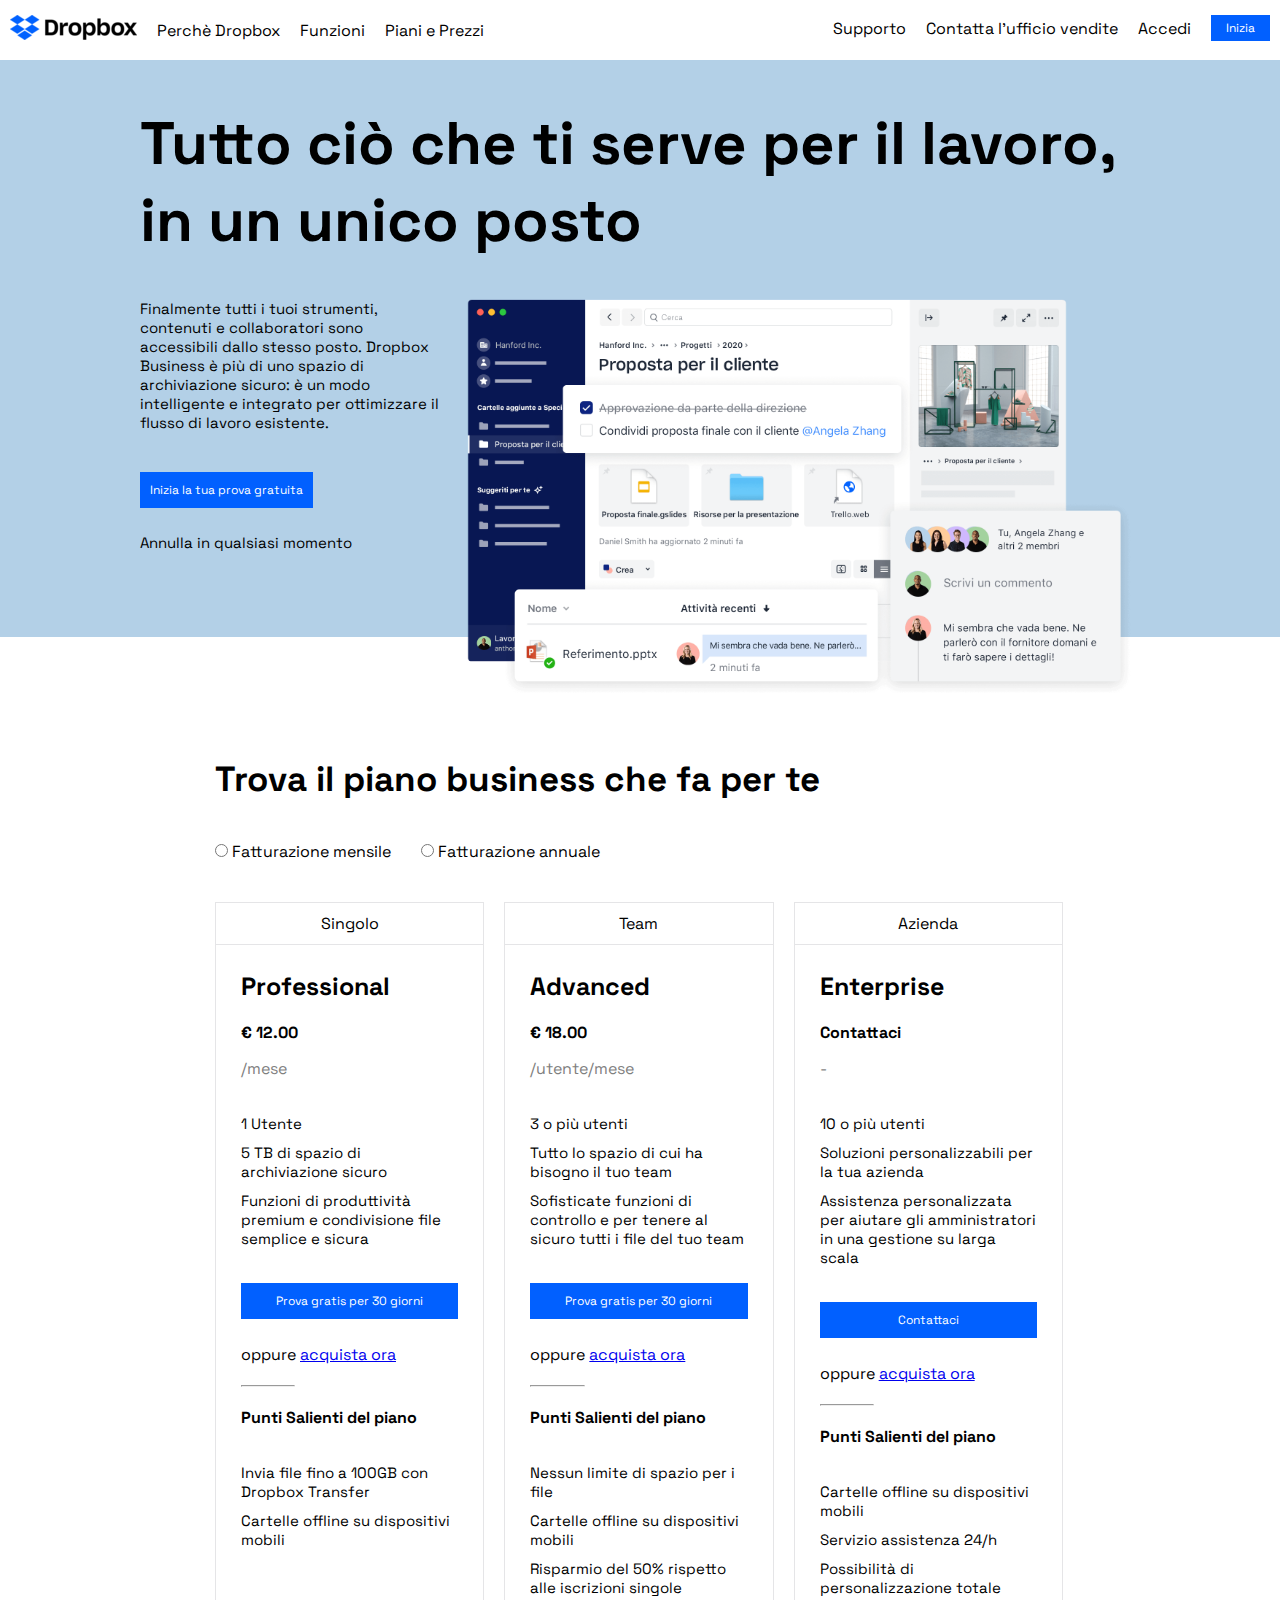
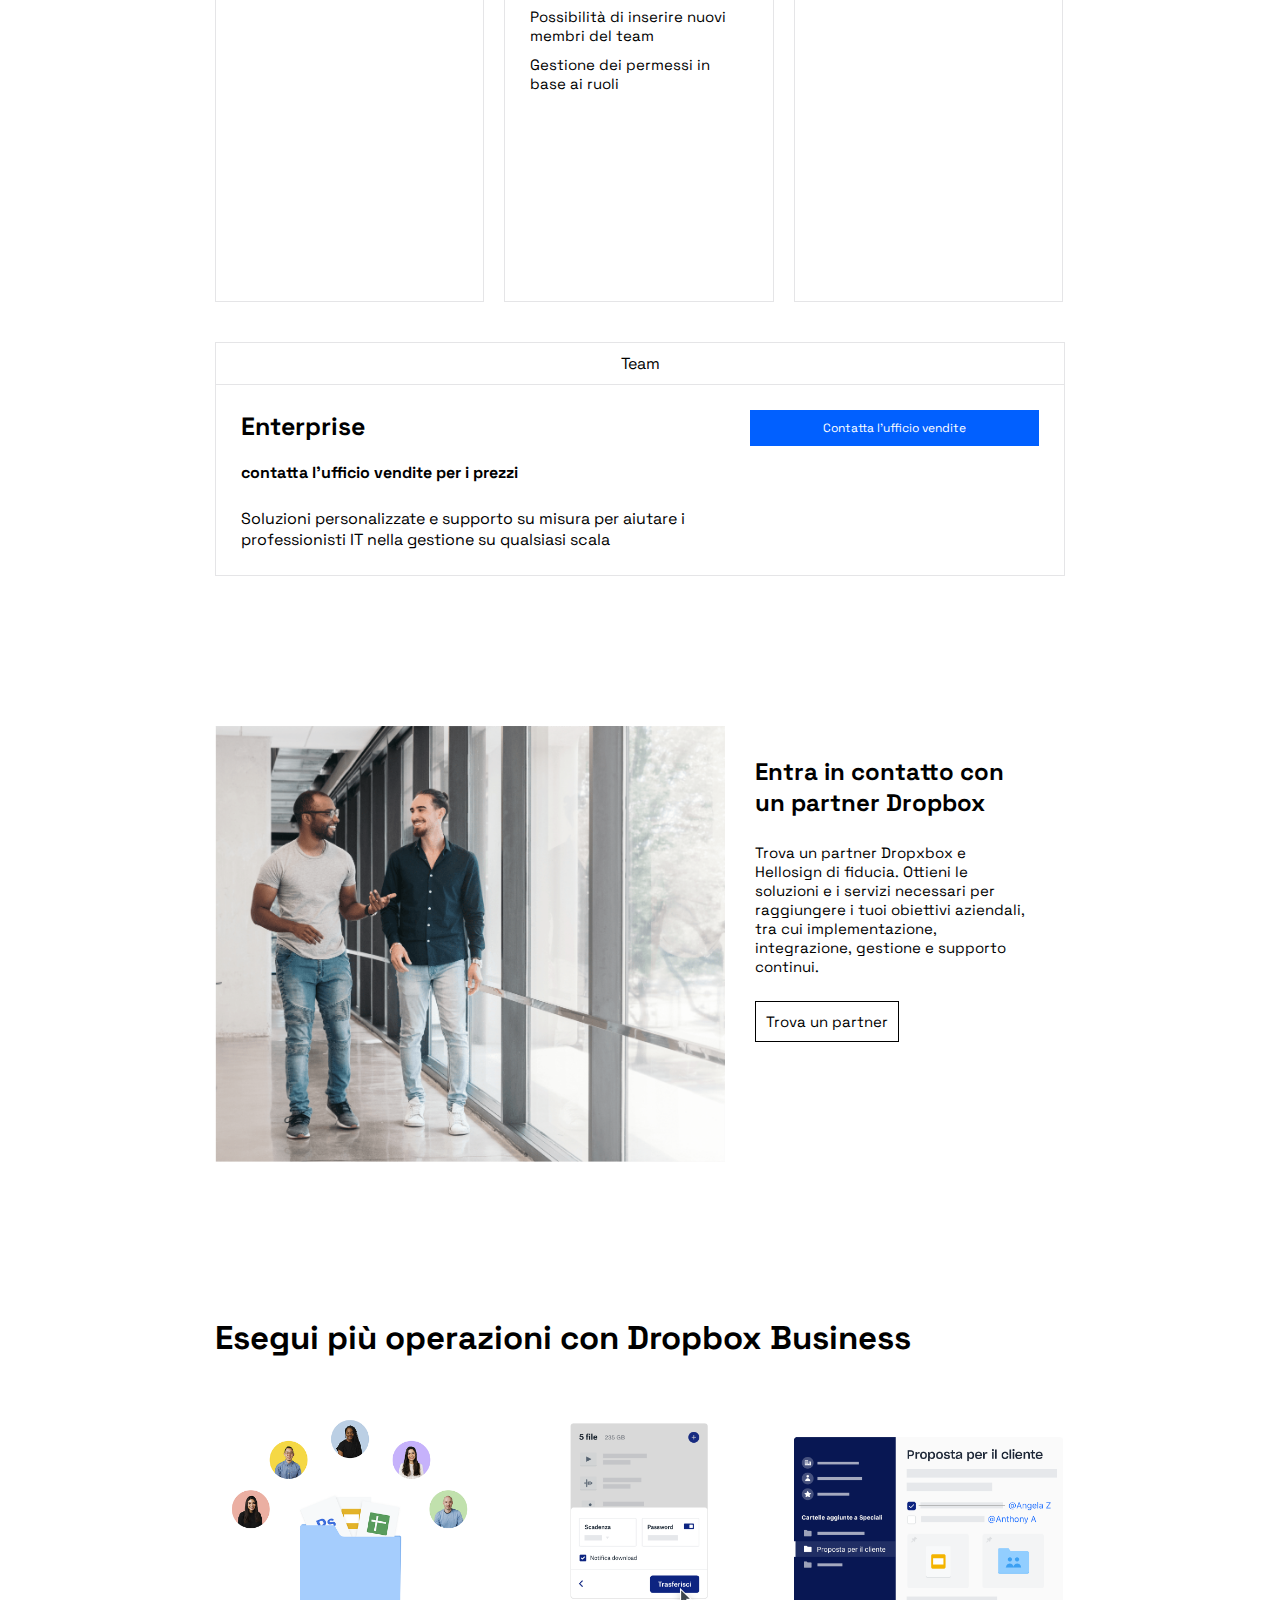
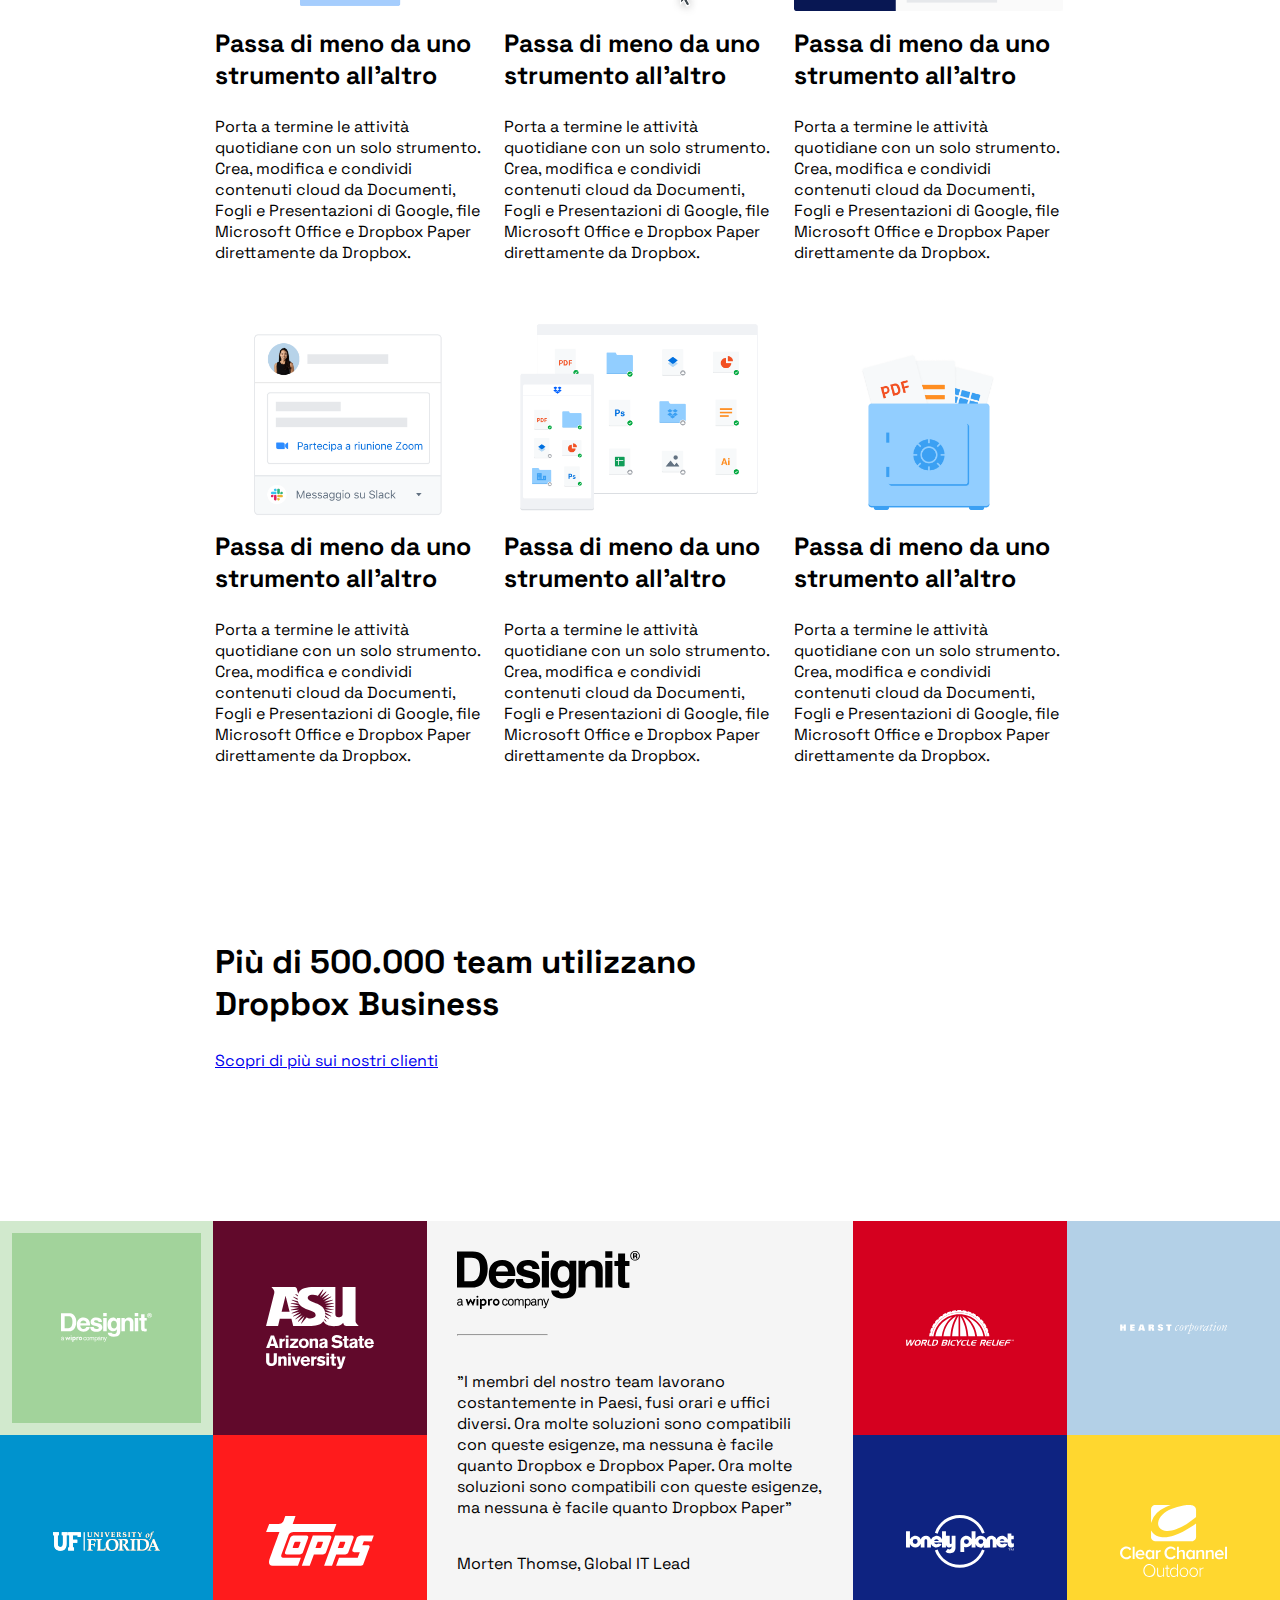
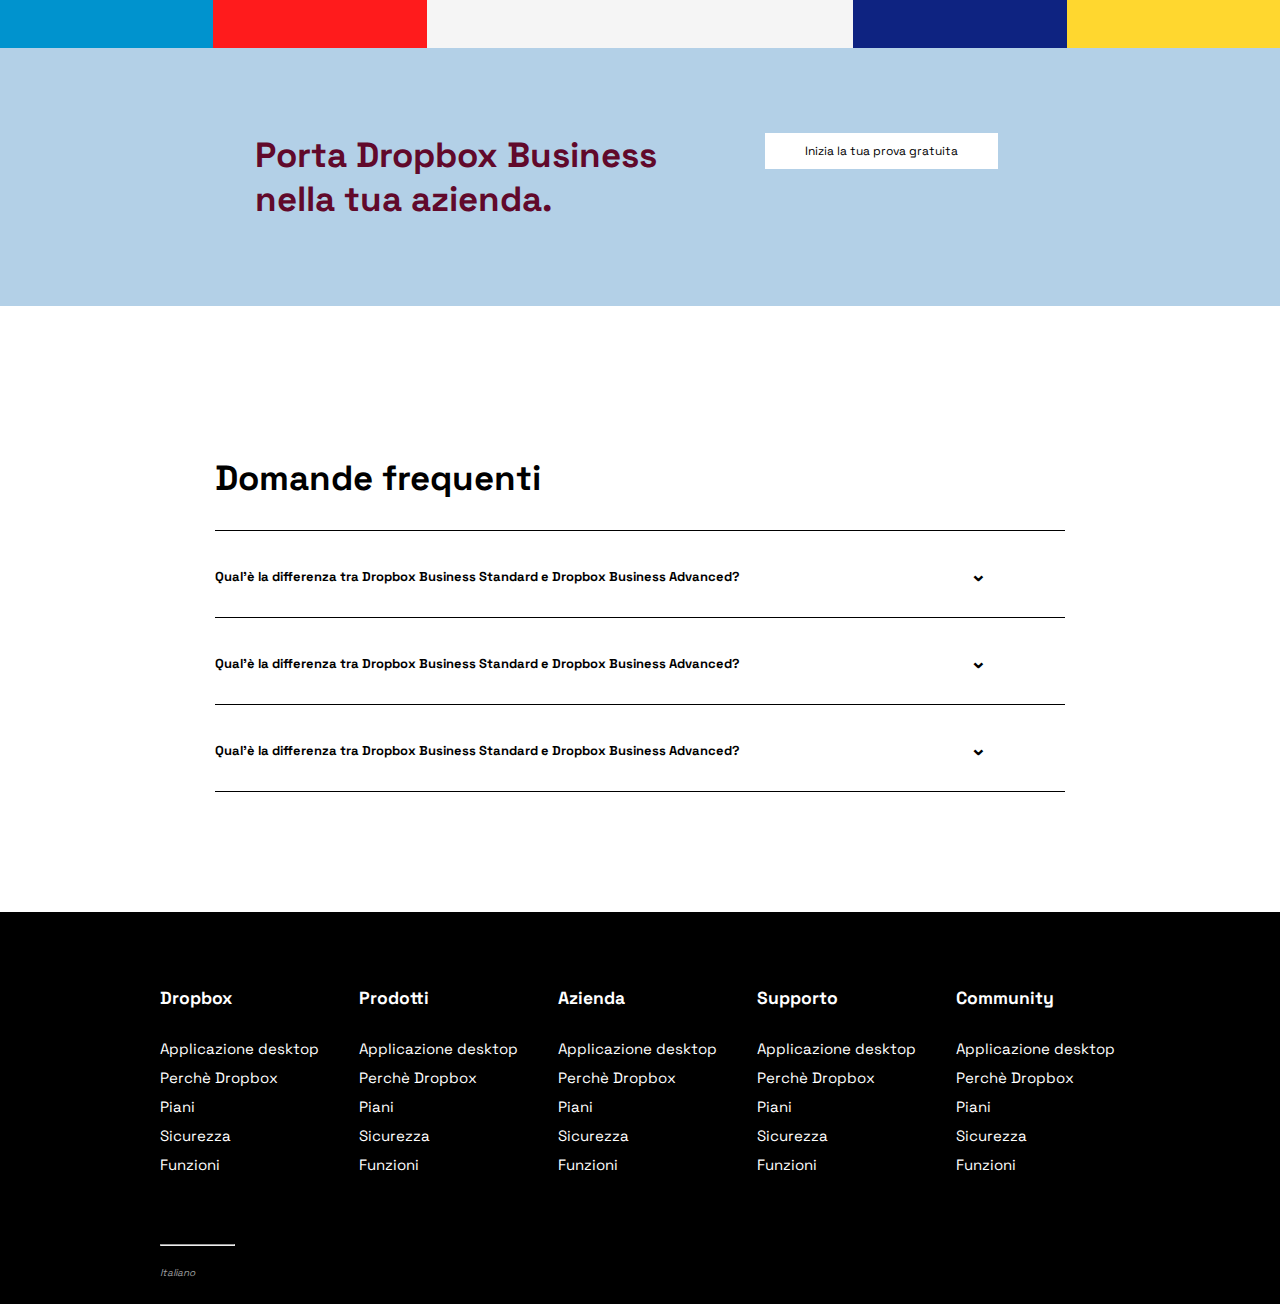
<file: index.html>
<!DOCTYPE html>
<html lang="it">
<head>
    <link rel="stylesheet" href="./css/style.css">
    <link rel="preconnect" href="https://fonts.googleapis.com">
    <link rel="preconnect" href="https://fonts.gstatic.com" crossorigin>
    <link href="https://fonts.googleapis.com/css2?family=Rubik&family=Space+Grotesk&display=swap" rel="stylesheet">
    <link rel="stylesheet" href="https://cdnjs.cloudflare.com/ajax/libs/font-awesome/6.4.2/css/all.min.css" integrity="sha512-z3gLpd7yknf1YoNbCzqRKc4qyor8gaKU1qmn+CShxbuBusANI9QpRohGBreCFkKxLhei6S9CQXFEbbKuqLg0DA==" crossorigin="anonymous" referrerpolicy="no-referrer" />
    <meta charset="UTF-8">
    <meta name="viewport" content="width=device-width, initial-scale=1.0">
    <title>Dropbox</title>
</head>
<body>
    <!-- Barra di navigazione -->
    <header>
        <div class="container-hd">
            <div class="row spacebet padding-1510">
                <div>
                    <div class="content">
                        <ul>
                            <li><img src="./img/img/logo-small.png" alt=""></li>
                            <li>Perchè Dropbox</li>
                            <li>Funzioni</li>
                            <li>Piani e Prezzi</li>
                        </ul>
                    </div>
                </div>
                <div>
                    <div class="content">
                        <ul>
                            <li>Supporto</li>
                            <li>Contatta l'ufficio vendite</li>
                            <li>Accedi</li>
                            <li><button class="start">Inizia</button></li>
                        </ul>
                    </div>
                </div>
            </div>
        </div>
    </header>

    <!-- Struttura Dropbox -->
    <main>
        <div class="bgblue">
            <div class="container">
                <div class="row">
                    <div class="col100">
                        <div class="headercontent">
                            <h1>Tutto ciò che ti serve per il lavoro, in un unico posto</h1>
                        </div>
                    </div>
                    <div class="col30">
                        <div class="headercontent margin-y-40 jumbo">
                            <p class="margin-y-40">Finalmente tutti i tuoi strumenti, contenuti e collaboratori
                                sono accessibili dallo stesso posto.
                                Dropbox Business è più di uno spazio di archiviazione sicuro:
                                è un modo intelligente e integrato per ottimizzare il flusso di
                                lavoro esistente.
                            </p>
                            <button class="trial">Inizia la tua prova gratuita</button>
                            <p>Annulla in qualsiasi momento</p>
                        </div>
                        <i class="fa-solid fa-arrow-down" style="color: #000000;"></i>
                    </div>
                    <div class="col70">
                        <div class="headercontent margin-y-40 jumbo">
                            <img src="./img/img/jumbo.png" alt="jumbotron" class="img-size">
                        </div>
                    </div>
                </div>
            </div>
        </div>
        <div class="container-sm margin-y-120">
            <div class="row margin-y-40">
                <div class="col100">
                    <div class="maincontent">
                        <h2>Trova il piano business che fa per te</h2>
                        <div class="billing">
                            <div><input type="radio" name="month" id=""><span>  Fatturazione mensile</span></div>
                            <div><input type="radio" name="year" id=""><span>  Fatturazione annuale</span></div>
                        </div>
                    </div>
                </div>
            </div>
            <div class="row gap margin-y-40">    
                <div class="col33">
                    <div class="plancontent border">
                        <div class="subkind">
                            <i class="fas fa-user" style="color: #000000;"></i><span> Singolo</span>
                        </div>
                        <div class="subscription">
                            <div class="subprice">
                                <h3>Professional</h3>
                                <b>&euro; 12.00</b>
                                <p>/mese</p>
                            </div>
                            <div class="sublist">
                                <ul>
                                    <li><i class="fas fa-user" style="color: #000000;"></i> 1 Utente</li>
                                    <li><i class="fas fa-folder" style="color: #000000;"></i> 5 TB di spazio di archiviazione sicuro</li>
                                    <li><i class="fas fa-share-nodes" style="color: #000000;"></i> Funzioni di produttività premium e condivisione file semplice e sicura</li>
                                </ul>
                            </div>
                            <button class="trial">Prova gratis per 30 giorni</button>
                            <p>oppure <a href="#">acquista ora</a></p>
                            <hr>
                            <div class="recap">
                                <h4>Punti Salienti del piano</h4>
                                <ul>
                                    <li><i class="fas fa-check" style="color: #0160FF;"></i> Invia file fino a 100GB con Dropbox Transfer</li>
                                    <li><i class="fas fa-check" style="color: #0160FF;"></i> Cartelle offline su dispositivi mobili</li>
                                </ul>
                            </div>
                        </div>
                    </div>
                </div>
                <div class="col33">
                    <div class="plancontent border">
                        <div class="subkind">
                            <i class="fas fa-users" style="color: #000000;"></i><span> Team</span>
                        </div>
                        <div class="subscription">
                            <div class="subprice">
                                <h3>Advanced</h3>
                                <b>&euro; 18.00</b>
                                <p>/utente/mese</p>
                            </div>
                            <div class="sublist">
                                <ul>
                                    <li><i class="fas fa-user" style="color: #000000;"></i> 3 o più utenti</li>
                                    <li><i class="fas fa-folder" style="color: #000000;"></i> Tutto lo spazio di cui ha bisogno il tuo team</li>
                                    <li><i class="fas fa-share-nodes" style="color: #000000;"></i> Sofisticate funzioni di controllo e per tenere al sicuro tutti i file del tuo team</li>
                                </ul>
                            </div>
                            <button class="trial">Prova gratis per 30 giorni</button>
                            <p>oppure <a href="#">acquista ora</a></p>
                            <hr>
                            <div class="recap">
                                <h4>Punti Salienti del piano</h4>
                                <ul>
                                    <li><i class="fas fa-check" style="color: #0160FF;"></i> Nessun limite di spazio per i file</li>
                                    <li><i class="fas fa-check" style="color: #0160FF;"></i> Cartelle offline su dispositivi mobili</li>
                                    <li><i class="fas fa-check" style="color: #0160FF;"></i> Risparmio del 50&percnt; rispetto alle iscrizioni singole</li>
                                    <li><i class="fas fa-check" style="color: #0160FF;"></i> Possibilità di inserire nuovi membri del team</li>
                                    <li><i class="fas fa-check" style="color: #0160FF;"></i> Gestione dei permessi in base ai ruoli</li>
                                </ul>
                            </div>
                        </div>
                    </div>
                </div>
                <div class="col33">
                    <div class="plancontent border">
                        <div class="subkind">
                            <i class="fas fa-building" style="color: #000000;"></i><span> Azienda</span>
                        </div>
                        <div class="subscription">
                            <div class="subprice">
                                <h3>Enterprise</h3>
                                <b>Contattaci</b>
                                <p>-</p>
                            </div>
                            <div class="sublist">
                                <ul>
                                    <li><i class="fas fa-user" style="color: #000000;"></i> 10 o più utenti</li>
                                    <li><i class="fas fa-folder" style="color: #000000;"></i> Soluzioni personalizzabili per la tua azienda</li>
                                    <li><i class="fas fa-share-nodes" style="color: #000000;"></i> Assistenza personalizzata per aiutare gli amministratori in una gestione su larga scala</li>
                                </ul>
                            </div>
                            <button class="trial">Contattaci</button>
                            <p>oppure <a href="#">acquista ora</a></p>
                            <hr>
                            <div class="recap">
                                <h4>Punti Salienti del piano</h4>
                                <ul>
                                    <li><i class="fas fa-check" style="color: #0160FF;"></i> Cartelle offline su dispositivi mobili</li>
                                    <li><i class="fas fa-check" style="color: #0160FF;"></i> Servizio assistenza 24/h</li>
                                    <li><i class="fas fa-check" style="color: #0160FF;"></i> Possibilità di personalizzazione totale</li>
                                </ul>
                            </div>
                        </div>
                    </div>
                </div>
            </div>
            <div class="row margin-y-40">  
                <div class="col100">
                    <div class="content border">
                        <div class="subkind">
                            <i class="fas fa-building" style="color: #000000;"></i><span> Team</span>
                        </div>
                        <div class="wrap">
                            <div class="subscription col60">
                                <div class="subprice">
                                    <h3>Enterprise</h3>
                                    <b>contatta l'ufficio vendite per i prezzi</b>
                                </div>
                                <div class="productdescription">
                                    <p>Soluzioni personalizzate e supporto su misura per aiutare i professionisti IT
                                        nella gestione su qualsiasi scala
                                    </p>
                                </div>
                            </div>
                            <div class="subscription col40">
                                <button class="trial">Contatta l'ufficio vendite</button>
                            </div>
                        </div>
                    </div>
                </div>
            </div>
            <div class="row margin-y-150">     
                <div class="col60">
                    <div class="content">
                        <img src="./img/img/partner.png" alt="partner">
                    </div>
                </div>
                <div class="col40">
                    <div class="partcontent">
                        <h2>Entra in contatto con un partner Dropbox</h2>
                        <p>Trova un partner Dropxbox e Hellosign di fiducia.
                            Ottieni le soluzioni e i servizi necessari per raggiungere i tuoi obiettivi
                            aziendali, tra cui implementazione, integrazione, gestione e supporto continui.
                        </p>
                        <button>Trova un partner</button>
                    </div>
                </div>
            </div>
            <div class="row gap margin-y-40">
                <div class="col100">
                    <div class="businesscontent">
                        <h2>Esegui più operazioni con Dropbox Business</h2>
                    </div>
                </div>
                <div class="col33">
                    <div class="businesscontent">
                        <img src="./img/img/business-feature-switching-tools.png" alt="">
                        <h3>Passa di meno da uno strumento all'altro</h3>
                        <p>Porta a termine le attività quotidiane con un solo strumento.
                            Crea, modifica e condividi contenuti cloud da Documenti, Fogli e Presentazioni di Google,
                            file Microsoft Office e Dropbox Paper direttamente da Dropbox.
                        </p>
                    </div>
                </div>
                <div class="col33">
                    <div class="businesscontent">
                        <img src="./img/img/business-feature-send-files-it.png" alt="">
                        <h3>Passa di meno da uno strumento all'altro</h3>
                        <p>Porta a termine le attività quotidiane con un solo strumento.
                            Crea, modifica e condividi contenuti cloud da Documenti, Fogli e Presentazioni di Google,
                            file Microsoft Office e Dropbox Paper direttamente da Dropbox.
                        </p>
                    </div>
                </div>
                <div class="col33">
                    <div class="businesscontent">
                        <img src="./img/img/business-feature-coordinate-it.png" alt="">
                        <h3>Passa di meno da uno strumento all'altro</h3>
                        <p>Porta a termine le attività quotidiane con un solo strumento.
                            Crea, modifica e condividi contenuti cloud da Documenti, Fogli e Presentazioni di Google,
                            file Microsoft Office e Dropbox Paper direttamente da Dropbox.
                        </p>
                    </div>
                </div>
                <div class="col33">
                    <div class="businesscontent">
                        <img src="./img/img/business-feature-integrations-it.png" alt="">
                        <h3>Passa di meno da uno strumento all'altro</h3>
                        <p>Porta a termine le attività quotidiane con un solo strumento.
                            Crea, modifica e condividi contenuti cloud da Documenti, Fogli e Presentazioni di Google,
                            file Microsoft Office e Dropbox Paper direttamente da Dropbox.
                        </p>
                    </div>
                </div>
                <div class="col33">
                    <div class="businesscontent">
                        <img src="./img/img/business-feature-multi-device.png" alt="">
                        <h3>Passa di meno da uno strumento all'altro</h3>
                        <p>Porta a termine le attività quotidiane con un solo strumento.
                            Crea, modifica e condividi contenuti cloud da Documenti, Fogli e Presentazioni di Google,
                            file Microsoft Office e Dropbox Paper direttamente da Dropbox.
                        </p>
                    </div>
                </div>
                <div class="col33">
                    <div class="businesscontent">
                        <img src="./img/img/business-feature-security.png" alt="">
                        <h3>Passa di meno da uno strumento all'altro</h3>
                        <p>Porta a termine le attività quotidiane con un solo strumento.
                            Crea, modifica e condividi contenuti cloud da Documenti, Fogli e Presentazioni di Google,
                            file Microsoft Office e Dropbox Paper direttamente da Dropbox.
                        </p>
                    </div>
                </div>
            </div>
            <div class="row margin-y-150">    
                <div class="col70">
                    <div class="businesscontent">
                        <h2>Più di 500.000 team utilizzano Dropbox Business</h2>
                        <a href="#">Scopri di più sui nostri clienti</a>
                    </div>
                </div>
            </div>
        </div>
        <div class="container-hd">
            <div class="row">
                <div class="col33-b">
                    <div class="squarecontent wrap">
                        <div class="square wrap flexcenter" id="green">
                            <img src="./img/img/designit.svg" alt="design">
                        </div>
                        <div class="square wrap flexcenter" id="blood">
                            <img src="./img/img/arizona_state_university.svg" alt="asu">
                        </div>
                        <div class="square wrap flexcenter" id="lightblue">
                            <img src="./img/img/university_of_florida.svg" alt="uof">
                        </div>
                        <div class="square wrap flexcenter" id="orange">
                            <img src="./img/img/topps.svg" alt="top">
                        </div>
                    </div>
                </div>
                <div class="col33-b">
                    <div class="squarecontent-central">
                        <img src="./img/img/designit.svg" alt="design">
                        <hr>
                        <p>"I membri del nostro team lavorano costantemente in Paesi, fusi orari e
                            uffici diversi. Ora molte soluzioni sono compatibili con queste esigenze,
                            ma nessuna è facile quanto Dropbox e Dropbox Paper. Ora molte
                            soluzioni sono compatibili con queste esigenze, ma nessuna è facile
                            quanto Dropbox Paper"
                        </p>
                        <p>Morten Thomse, Global IT Lead</p>
                    </div>
                </div>
                <div class="col33-b">
                    <div class="squarecontent wrap">
                        <div class="square wrap flexcenter" id="red">
                            <img src="./img/img/world_bicycle_relief.svg" alt="wbr">
                        </div>
                        <div class="square wrap flexcenter" id="cyan">
                            <img src="./img/img/hearst_corp.svg" alt="hearst">
                        </div>
                        <div class="square wrap flexcenter" id="blue">
                            <img src="./img/img/lonely_planet.svg" alt="lonelypt">
                        </div>
                        <div class="square wrap flexcenter" id="yellow">
                            <img src="./img/img/clear_channel.svg" alt="clearch">
                        </div>
                    </div>
                </div>
            </div>
        </div>
        <div class="bgblue">
            <div class="container-sm">
                <div class="row">
                    <div class="col60">
                        <div class="finalcontent">
                            <h2>Porta Dropbox Business nella tua azienda.</h2>
                        </div>
                    </div>
                    <div class="col40">
                        <div class="finalcontent">
                            <button>Inizia la tua prova gratuita</button>
                        </div>
                    </div>
                </div>
            </div>
        </div>
        <div class="container-sm margin-y-120">
            <div class="row margin-y-40">
                <div class="col100">
                    <div class="askcontent">
                        <h2>Domande frequenti</h2>
                    </div>
                </div>
                <div class="col100">
                    <div class="askcontent">
                        <b>Qual'è la differenza tra Dropbox Business Standard e Dropbox Business Advanced?</b><b>&#8964</b>
                    </div>
                </div>
                <div class="col100">
                    <div class="askcontent">
                        <b>Qual'è la differenza tra Dropbox Business Standard e Dropbox Business Advanced?</b><b>&#8964</b>
                    </div>
                </div>
                <div class="col100">
                    <div class="askcontent">
                        <b>Qual'è la differenza tra Dropbox Business Standard e Dropbox Business Advanced?</b><b>&#8964</b>
                    </div>
                </div>
            </div>
        </div>
    </main>
    <footer>
        <div class="container">
            <div class="row">
                <div class="footlist wrap margin-y-40">
                    <div class="col20">
                        <div class="footcontent">
                            <ul>
                                <li><h3>Dropbox</h3></li>
                                <li>Applicazione desktop</li>
                                <li>Perchè Dropbox</li>
                                <li>Piani</li>
                                <li>Sicurezza</li>
                                <li>Funzioni</li>
                            </ul>
                        </div>
                    </div>
                    <div class="col20">
                        <div class="footcontent">
                            <ul>
                                <li><h3>Prodotti</h3></li>
                                <li>Applicazione desktop</li>
                                <li>Perchè Dropbox</li>
                                <li>Piani</li>
                                <li>Sicurezza</li>
                                <li>Funzioni</li>
                            </ul>
                        </div>
                    </div>
                    <div class="col20">
                        <div class="footcontent">
                            <ul>
                                <li><h3>Azienda</h3></li>
                                <li>Applicazione desktop</li>
                                <li>Perchè Dropbox</li>
                                <li>Piani</li>
                                <li>Sicurezza</li>
                                <li>Funzioni</li>
                            </ul>
                        </div>
                    </div>
                    <div class="col20">
                        <div class="footcontent">
                            <ul>
                                <li><h3>Supporto</h3></li>
                                <li>Applicazione desktop</li>
                                <li>Perchè Dropbox</li>
                                <li>Piani</li>
                                <li>Sicurezza</li>
                                <li>Funzioni</li>
                            </ul>
                        </div>
                    </div>
                    <div class="col20">
                        <div class="footcontent">
                            <ul>
                                <li><h3>Community</h3></li>
                                <li>Applicazione desktop</li>
                                <li>Perchè Dropbox</li>
                                <li>Piani</li>
                                <li>Sicurezza</li>
                                <li>Funzioni</li>
                            </ul>
                        </div>
                    </div>
                </div>
                <div class="col30 language">
                    <hr>
                    <i class="fas fa-globe"> Italiano <span><i class="fas fa-caret-up"></i></span></i>
                </div>
            </div>
        </div>
    </footer>
</body>
</html>
</file>
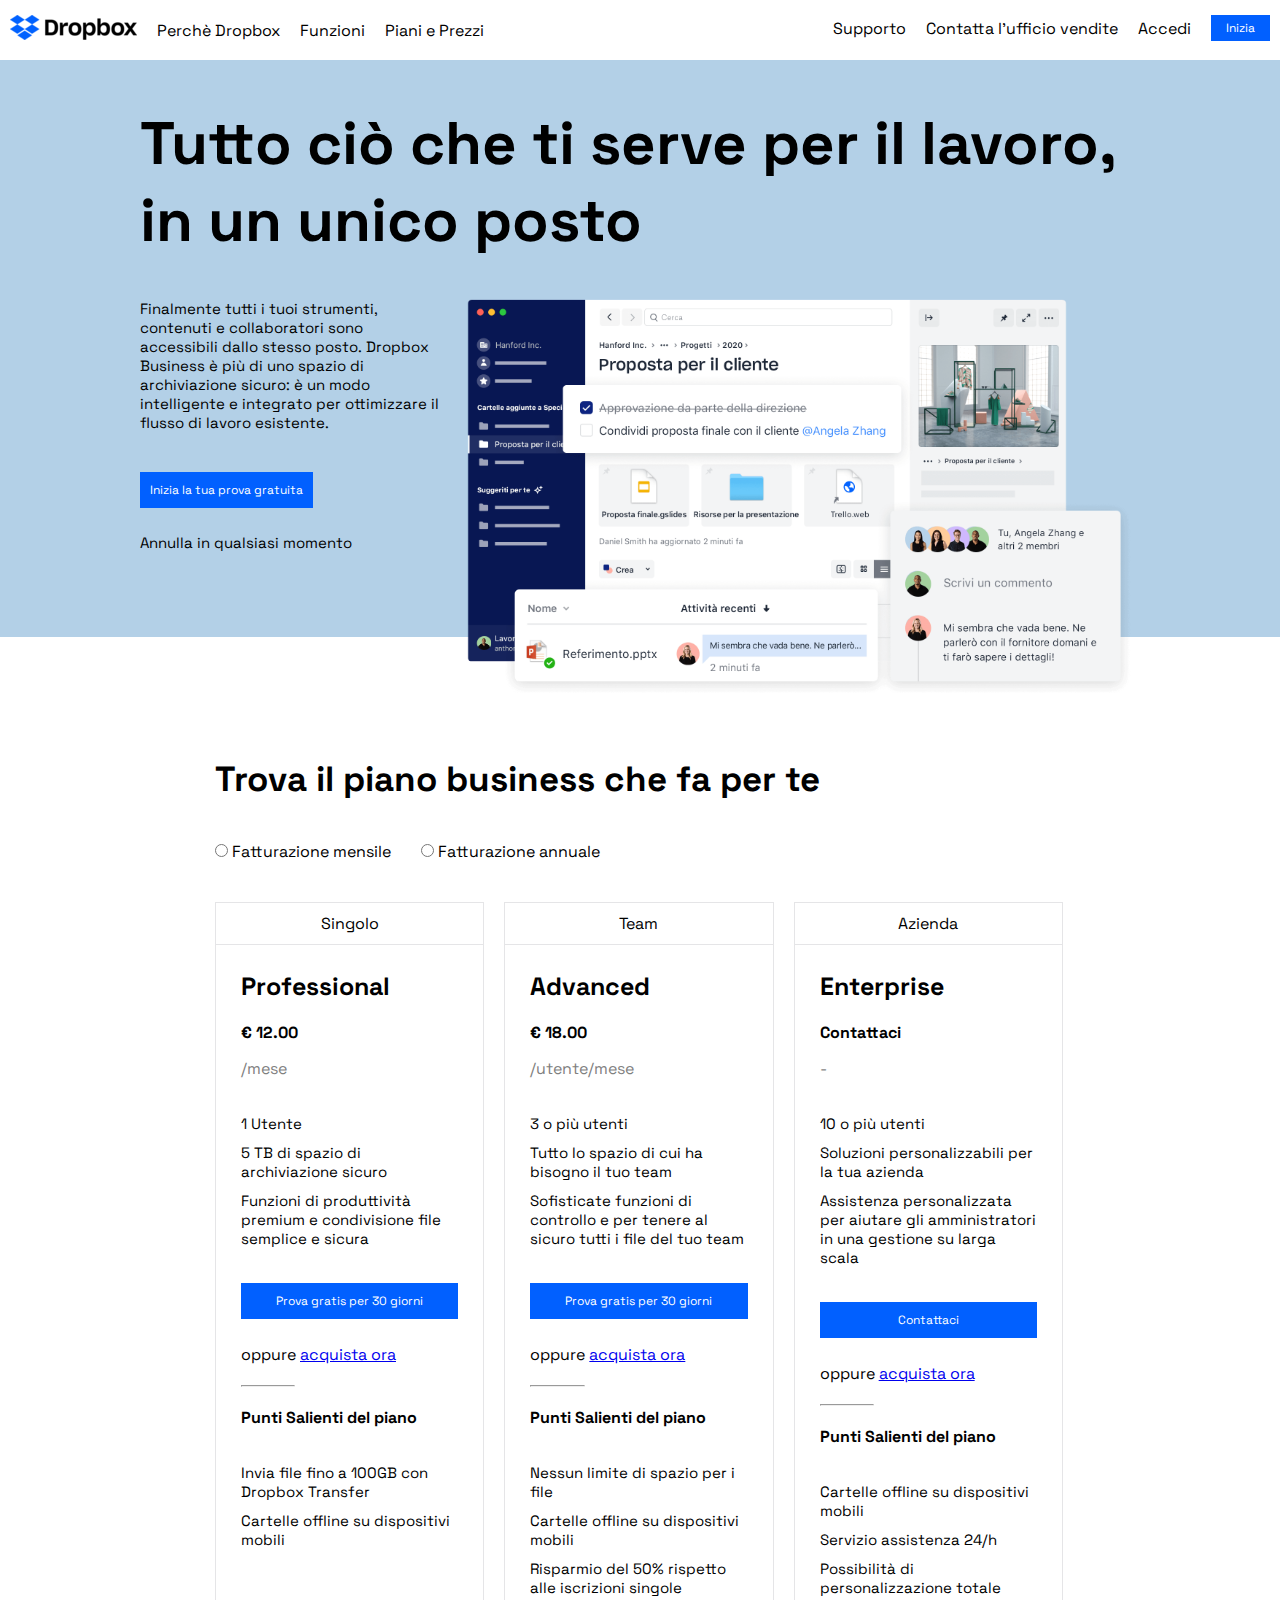
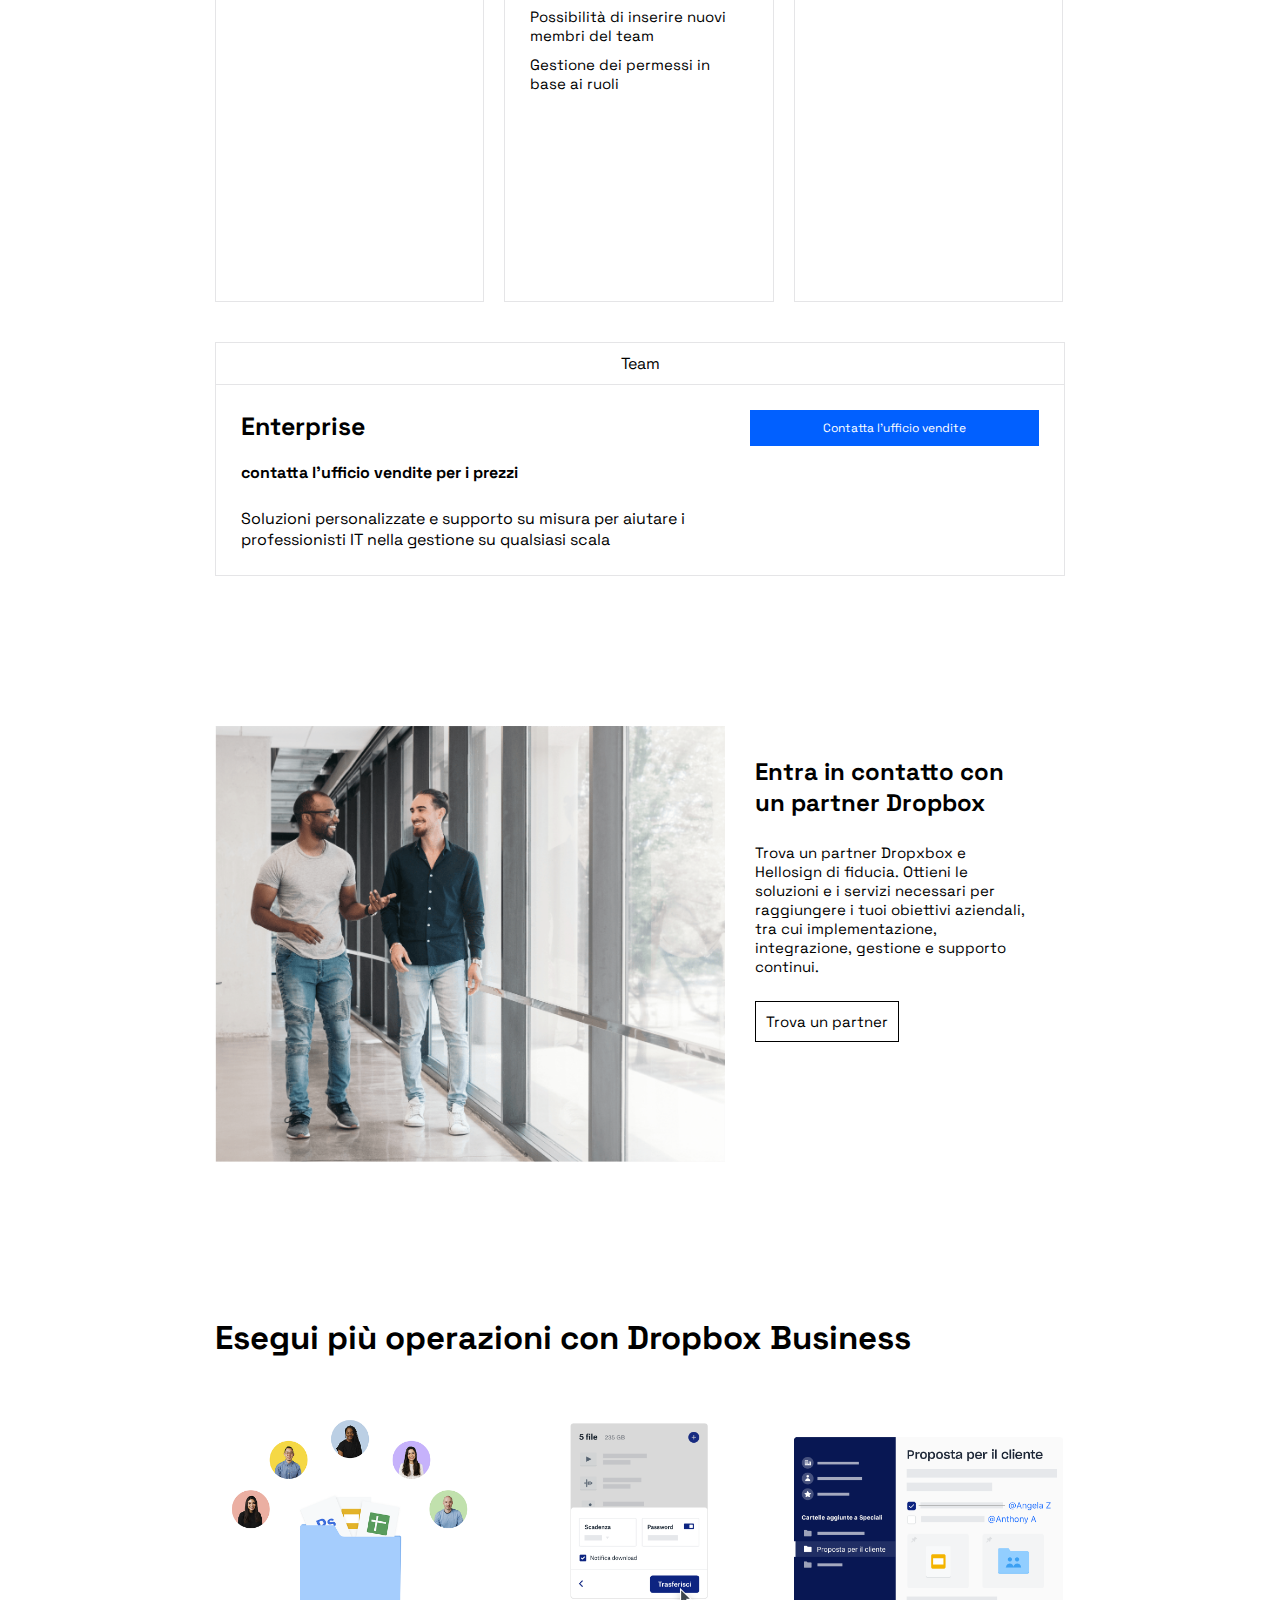
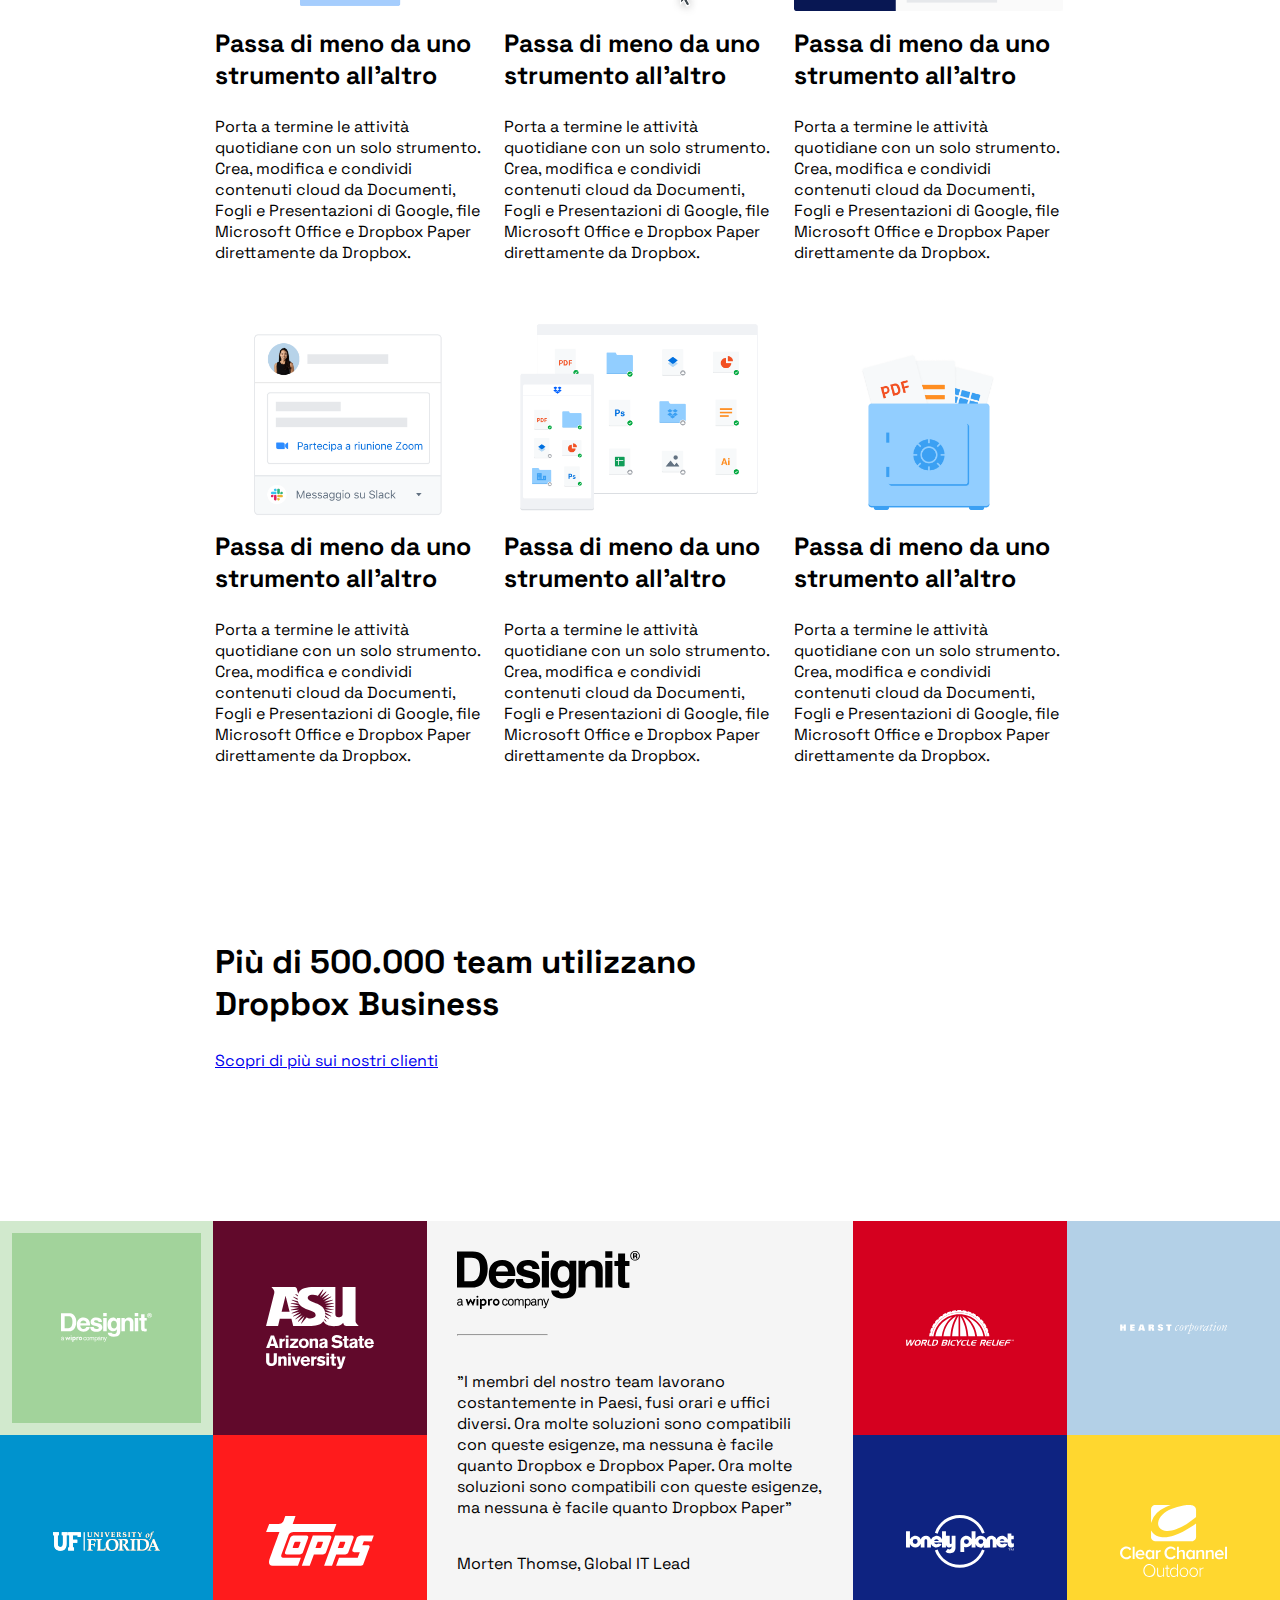
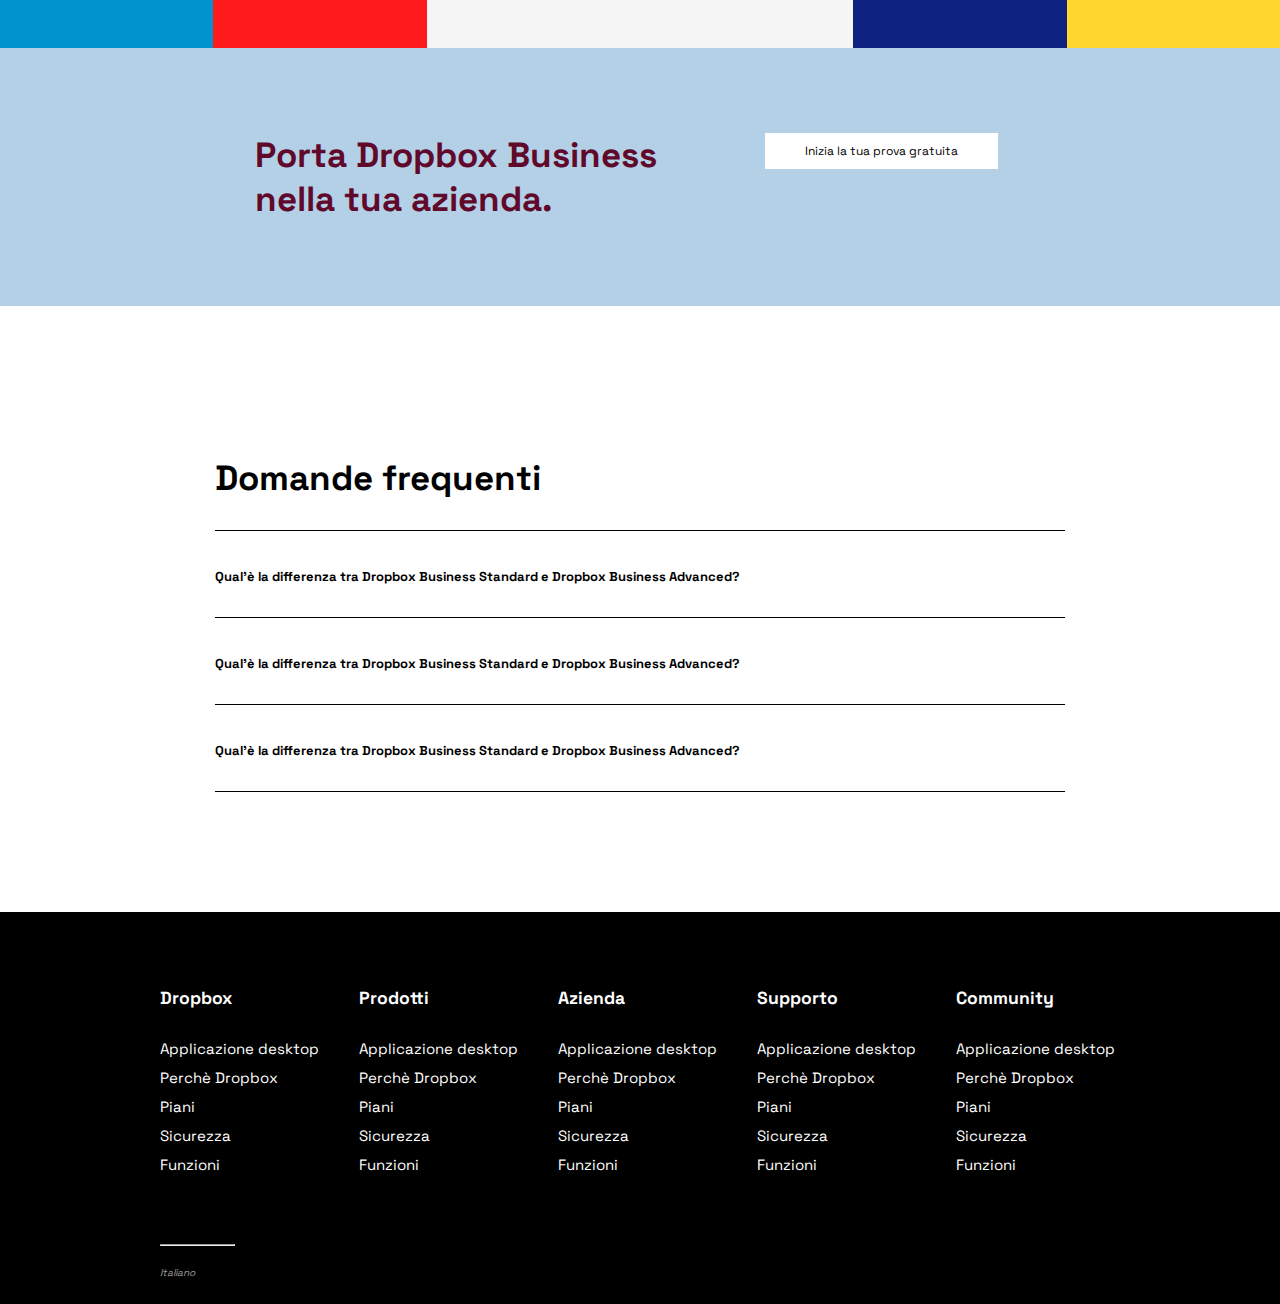
<file: Bonus/index.html>
<!DOCTYPE html>
<html lang="it">
<head>
    <link rel="stylesheet" href="./css/style.css">
    <link rel="preconnect" href="https://fonts.googleapis.com">
    <link rel="preconnect" href="https://fonts.gstatic.com" crossorigin>
    <link href="https://fonts.googleapis.com/css2?family=Rubik&family=Space+Grotesk&display=swap" rel="stylesheet">
    <link rel="stylesheet" href="https://cdnjs.cloudflare.com/ajax/libs/font-awesome/6.4.2/css/all.min.css" integrity="sha512-z3gLpd7yknf1YoNbCzqRKc4qyor8gaKU1qmn+CShxbuBusANI9QpRohGBreCFkKxLhei6S9CQXFEbbKuqLg0DA==" crossorigin="anonymous" referrerpolicy="no-referrer" />
    <meta charset="UTF-8">
    <meta name="viewport" content="width=device-width, initial-scale=1.0">
    <title>Dropbox</title>
</head>
<body>
    <!-- Barra di navigazione -->
    <header>
        <div class="container-hd">
            <div class="row spacebet padding-1510">
                <div>
                    <div class="content">
                        <ul>
                            <li><img src="./img/img/logo-small.png" alt=""></li>
                            <li>Perchè Dropbox</li>
                            <li>Funzioni</li>
                            <li>Piani e Prezzi</li>
                        </ul>
                    </div>
                </div>
                <div>
                    <div class="content">
                        <ul>
                            <li>Supporto</li>
                            <li>Contatta l'ufficio vendite</li>
                            <li>Accedi</li>
                            <li><button class="start">Inizia</button></li>
                        </ul>
                    </div>
                </div>
            </div>
        </div>
    </header>

    <!-- Struttura Dropbox -->
    <main>
        <div class="bgblue">
            <div class="container">
                <div class="row">
                    <div class="col100">
                        <div class="headercontent">
                            <h1>Tutto ciò che ti serve per il lavoro, in un unico posto</h1>
                        </div>
                    </div>
                    <div class="col30">
                        <div class="headercontent margin-y-40 jumbo">
                            <p class="margin-y-40">Finalmente tutti i tuoi strumenti, contenuti e collaboratori
                                sono accessibili dallo stesso posto.
                                Dropbox Business è più di uno spazio di archiviazione sicuro:
                                è un modo intelligente e integrato per ottimizzare il flusso di
                                lavoro esistente.
                            </p>
                            <button class="trial">Inizia la tua prova gratuita</button>
                            <p>Annulla in qualsiasi momento</p>
                        </div>
                        <i class="fa-solid fa-arrow-down" style="color: #000000;"></i>
                    </div>
                    <div class="col70">
                        <div class="headercontent margin-y-40 jumbo">
                            <img src="./img/img/jumbo.png" alt="jumbotron" class="img-size">
                        </div>
                    </div>
                </div>
            </div>
        </div>
        <div class="container-sm margin-y-120">
            <div class="row margin-y-40">
                <div class="col100">
                    <div class="maincontent">
                        <h2>Trova il piano business che fa per te</h2>
                        <div class="billing">
                            <div><input type="radio" name="month" id=""><span>  Fatturazione mensile</span></div>
                            <div><input type="radio" name="year" id=""><span>  Fatturazione annuale</span></div>
                        </div>
                    </div>
                </div>
            </div>
            <div class="row gap margin-y-40">    
                <div class="col33">
                    <div class="plancontent border">
                        <div class="subkind">
                            <i class="fas fa-user" style="color: #000000;"></i><span> Singolo</span>
                        </div>
                        <div class="subscription">
                            <div class="subprice">
                                <h3>Professional</h3>
                                <b>&euro; 12.00</b>
                                <p>/mese</p>
                            </div>
                            <div class="sublist">
                                <ul>
                                    <li><i class="fas fa-user" style="color: #000000;"></i> 1 Utente</li>
                                    <li><i class="fas fa-folder" style="color: #000000;"></i> 5 TB di spazio di archiviazione sicuro</li>
                                    <li><i class="fas fa-share-nodes" style="color: #000000;"></i> Funzioni di produttività premium e condivisione file semplice e sicura</li>
                                </ul>
                            </div>
                            <button class="trial">Prova gratis per 30 giorni</button>
                            <p>oppure <a href="#">acquista ora</a></p>
                            <hr>
                            <div class="recap">
                                <h4>Punti Salienti del piano</h4>
                                <ul>
                                    <li><i class="fas fa-check" style="color: #0160FF;"></i> Invia file fino a 100GB con Dropbox Transfer</li>
                                    <li><i class="fas fa-check" style="color: #0160FF;"></i> Cartelle offline su dispositivi mobili</li>
                                </ul>
                            </div>
                        </div>
                    </div>
                </div>
                <div class="col33">
                    <div class="plancontent border">
                        <div class="subkind">
                            <i class="fas fa-users" style="color: #000000;"></i><span> Team</span>
                        </div>
                        <div class="subscription">
                            <div class="subprice">
                                <h3>Advanced</h3>
                                <b>&euro; 18.00</b>
                                <p>/utente/mese</p>
                            </div>
                            <div class="sublist">
                                <ul>
                                    <li><i class="fas fa-user" style="color: #000000;"></i> 3 o più utenti</li>
                                    <li><i class="fas fa-folder" style="color: #000000;"></i> Tutto lo spazio di cui ha bisogno il tuo team</li>
                                    <li><i class="fas fa-share-nodes" style="color: #000000;"></i> Sofisticate funzioni di controllo e per tenere al sicuro tutti i file del tuo team</li>
                                </ul>
                            </div>
                            <button class="trial">Prova gratis per 30 giorni</button>
                            <p>oppure <a href="#">acquista ora</a></p>
                            <hr>
                            <div class="recap">
                                <h4>Punti Salienti del piano</h4>
                                <ul>
                                    <li><i class="fas fa-check" style="color: #0160FF;"></i> Nessun limite di spazio per i file</li>
                                    <li><i class="fas fa-check" style="color: #0160FF;"></i> Cartelle offline su dispositivi mobili</li>
                                    <li><i class="fas fa-check" style="color: #0160FF;"></i> Risparmio del 50&percnt; rispetto alle iscrizioni singole</li>
                                    <li><i class="fas fa-check" style="color: #0160FF;"></i> Possibilità di inserire nuovi membri del team</li>
                                    <li><i class="fas fa-check" style="color: #0160FF;"></i> Gestione dei permessi in base ai ruoli</li>
                                </ul>
                            </div>
                        </div>
                    </div>
                </div>
                <div class="col33">
                    <div class="plancontent border">
                        <div class="subkind">
                            <i class="fas fa-building" style="color: #000000;"></i><span> Azienda</span>
                        </div>
                        <div class="subscription">
                            <div class="subprice">
                                <h3>Enterprise</h3>
                                <b>Contattaci</b>
                                <p>-</p>
                            </div>
                            <div class="sublist">
                                <ul>
                                    <li><i class="fas fa-user" style="color: #000000;"></i> 10 o più utenti</li>
                                    <li><i class="fas fa-folder" style="color: #000000;"></i> Soluzioni personalizzabili per la tua azienda</li>
                                    <li><i class="fas fa-share-nodes" style="color: #000000;"></i> Assistenza personalizzata per aiutare gli amministratori in una gestione su larga scala</li>
                                </ul>
                            </div>
                            <button class="trial">Contattaci</button>
                            <p>oppure <a href="#">acquista ora</a></p>
                            <hr>
                            <div class="recap">
                                <h4>Punti Salienti del piano</h4>
                                <ul>
                                    <li><i class="fas fa-check" style="color: #0160FF;"></i> Cartelle offline su dispositivi mobili</li>
                                    <li><i class="fas fa-check" style="color: #0160FF;"></i> Servizio assistenza 24/h</li>
                                    <li><i class="fas fa-check" style="color: #0160FF;"></i> Possibilità di personalizzazione totale</li>
                                </ul>
                            </div>
                        </div>
                    </div>
                </div>
            </div>
            <div class="row margin-y-40">  
                <div class="col100">
                    <div class="content border">
                        <div class="subkind">
                            <i class="fas fa-building" style="color: #000000;"></i><span> Team</span>
                        </div>
                        <div class="wrap">
                            <div class="subscription col60">
                                <div class="subprice">
                                    <h3>Enterprise</h3>
                                    <b>contatta l'ufficio vendite per i prezzi</b>
                                </div>
                                <div class="productdescription">
                                    <p>Soluzioni personalizzate e supporto su misura per aiutare i professionisti IT
                                        nella gestione su qualsiasi scala
                                    </p>
                                </div>
                            </div>
                            <div class="subscription col40">
                                <button class="trial">Contatta l'ufficio vendite</button>
                            </div>
                        </div>
                    </div>
                </div>
            </div>
            <div class="row margin-y-150">     
                <div class="col60">
                    <div class="content">
                        <img src="./img/img/partner.png" alt="partner">
                    </div>
                </div>
                <div class="col40">
                    <div class="partcontent">
                        <h2>Entra in contatto con un partner Dropbox</h2>
                        <p>Trova un partner Dropxbox e Hellosign di fiducia.
                            Ottieni le soluzioni e i servizi necessari per raggiungere i tuoi obiettivi
                            aziendali, tra cui implementazione, integrazione, gestione e supporto continui.
                        </p>
                        <button>Trova un partner</button>
                    </div>
                </div>
            </div>
            <div class="row gap margin-y-40">
                <div class="col100">
                    <div class="businesscontent">
                        <h2>Esegui più operazioni con Dropbox Business</h2>
                    </div>
                </div>
                <div class="col33">
                    <div class="businesscontent">
                        <img src="./img/img/business-feature-switching-tools.png" alt="">
                        <h3>Passa di meno da uno strumento all'altro</h3>
                        <p>Porta a termine le attività quotidiane con un solo strumento.
                            Crea, modifica e condividi contenuti cloud da Documenti, Fogli e Presentazioni di Google,
                            file Microsoft Office e Dropbox Paper direttamente da Dropbox.
                        </p>
                    </div>
                </div>
                <div class="col33">
                    <div class="businesscontent">
                        <img src="./img/img/business-feature-send-files-it.png" alt="">
                        <h3>Passa di meno da uno strumento all'altro</h3>
                        <p>Porta a termine le attività quotidiane con un solo strumento.
                            Crea, modifica e condividi contenuti cloud da Documenti, Fogli e Presentazioni di Google,
                            file Microsoft Office e Dropbox Paper direttamente da Dropbox.
                        </p>
                    </div>
                </div>
                <div class="col33">
                    <div class="businesscontent">
                        <img src="./img/img/business-feature-coordinate-it.png" alt="">
                        <h3>Passa di meno da uno strumento all'altro</h3>
                        <p>Porta a termine le attività quotidiane con un solo strumento.
                            Crea, modifica e condividi contenuti cloud da Documenti, Fogli e Presentazioni di Google,
                            file Microsoft Office e Dropbox Paper direttamente da Dropbox.
                        </p>
                    </div>
                </div>
                <div class="col33">
                    <div class="businesscontent">
                        <img src="./img/img/business-feature-integrations-it.png" alt="">
                        <h3>Passa di meno da uno strumento all'altro</h3>
                        <p>Porta a termine le attività quotidiane con un solo strumento.
                            Crea, modifica e condividi contenuti cloud da Documenti, Fogli e Presentazioni di Google,
                            file Microsoft Office e Dropbox Paper direttamente da Dropbox.
                        </p>
                    </div>
                </div>
                <div class="col33">
                    <div class="businesscontent">
                        <img src="./img/img/business-feature-multi-device.png" alt="">
                        <h3>Passa di meno da uno strumento all'altro</h3>
                        <p>Porta a termine le attività quotidiane con un solo strumento.
                            Crea, modifica e condividi contenuti cloud da Documenti, Fogli e Presentazioni di Google,
                            file Microsoft Office e Dropbox Paper direttamente da Dropbox.
                        </p>
                    </div>
                </div>
                <div class="col33">
                    <div class="businesscontent">
                        <img src="./img/img/business-feature-security.png" alt="">
                        <h3>Passa di meno da uno strumento all'altro</h3>
                        <p>Porta a termine le attività quotidiane con un solo strumento.
                            Crea, modifica e condividi contenuti cloud da Documenti, Fogli e Presentazioni di Google,
                            file Microsoft Office e Dropbox Paper direttamente da Dropbox.
                        </p>
                    </div>
                </div>
            </div>
            <div class="row margin-y-150">    
                <div class="col70">
                    <div class="businesscontent">
                        <h2>Più di 500.000 team utilizzano Dropbox Business</h2>
                        <a href="#">Scopri di più sui nostri clienti</a>
                    </div>
                </div>
            </div>
        </div>
        <div class="container-hd">
            <div class="row">
                <div class="col33-b">
                    <div class="squarecontent wrap">
                        <div class="square wrap flexcenter" id="green">
                            <img src="./img/img/designit.svg" alt="design">
                        </div>
                        <div class="square wrap flexcenter" id="blood">
                            <img src="./img/img/arizona_state_university.svg" alt="asu">
                        </div>
                        <div class="square wrap flexcenter" id="lightblue">
                            <img src="./img/img/university_of_florida.svg" alt="uof">
                        </div>
                        <div class="square wrap flexcenter" id="orange">
                            <img src="./img/img/topps.svg" alt="top">
                        </div>
                    </div>
                </div>
                <div class="col33-b">
                    <div class="squarecontent-central">
                        <img src="./img/img/designit.svg" alt="design">
                        <hr>
                        <p>"I membri del nostro team lavorano costantemente in Paesi, fusi orari e
                            uffici diversi. Ora molte soluzioni sono compatibili con queste esigenze,
                            ma nessuna è facile quanto Dropbox e Dropbox Paper. Ora molte
                            soluzioni sono compatibili con queste esigenze, ma nessuna è facile
                            quanto Dropbox Paper"
                        </p>
                        <p>Morten Thomse, Global IT Lead</p>
                    </div>
                </div>
                <div class="col33-b">
                    <div class="squarecontent wrap">
                        <div class="square wrap flexcenter" id="red">
                            <img src="./img/img/world_bicycle_relief.svg" alt="wbr">
                        </div>
                        <div class="square wrap flexcenter" id="cyan">
                            <img src="./img/img/hearst_corp.svg" alt="hearst">
                        </div>
                        <div class="square wrap flexcenter" id="blue">
                            <img src="./img/img/lonely_planet.svg" alt="lonelypt">
                        </div>
                        <div class="square wrap flexcenter" id="yellow">
                            <img src="./img/img/clear_channel.svg" alt="clearch">
                        </div>
                    </div>
                </div>
            </div>
        </div>
        <div class="bgblue">
            <div class="container-sm">
                <div class="row">
                    <div class="col60">
                        <div class="finalcontent">
                            <h2>Porta Dropbox Business nella tua azienda.</h2>
                        </div>
                    </div>
                    <div class="col40">
                        <div class="finalcontent">
                            <button>Inizia la tua prova gratuita</button>
                        </div>
                    </div>
                </div>
            </div>
        </div>
        <div class="container-sm margin-y-120">
            <div class="row margin-y-40">
                <div class="col100">
                    <div class="askcontent">
                        <h2>Domande frequenti</h2>
                    </div>
                </div>
                <div class="col100">
                    <div class="askcontent">
                        <b>Qual'è la differenza tra Dropbox Business Standard e Dropbox Business Advanced?</b><i class="fas fa-caret-down"></i>
                        <p>Lorem ipsum dolor sit amet consectetur, adipisicing elit. Deserunt reprehenderit unde sed suscipit nostrum exercitationem, 
                            minus rem reiciendis odit dolores iste totam beatae. Neque quidem sed obcaecati necessitatibus assumenda natus?
                            Lorem ipsum dolor sit amet consectetur adipisicing elit. Ex magni nostrum, beatae velit placeat dolorum nam alias et? 
                            Magnam exercitationem dicta quisquam quaerat perferendis mollitia unde dolore consequatur error numquam?
                        </p>
                    </div>
                </div>
                <div class="col100">
                    <div class="askcontent">
                        <b>Qual'è la differenza tra Dropbox Business Standard e Dropbox Business Advanced?</b><i class="fas fa-caret-down"></i>
                        <p>Lorem ipsum dolor sit amet consectetur, adipisicing elit. Deserunt reprehenderit unde sed suscipit nostrum exercitationem, 
                            minus rem reiciendis odit dolores iste totam beatae. Neque quidem sed obcaecati necessitatibus assumenda natus?
                            Lorem ipsum dolor sit amet consectetur adipisicing elit. Ex magni nostrum, beatae velit placeat dolorum nam alias et? 
                            Magnam exercitationem dicta quisquam quaerat perferendis mollitia unde dolore consequatur error numquam?
                        </p>
                    </div>
                </div>
                <div class="col100">
                    <div class="askcontent">
                        <b>Qual'è la differenza tra Dropbox Business Standard e Dropbox Business Advanced?</b><i class="fas fa-caret-down"></i>
                        <p>Lorem ipsum dolor sit amet consectetur, adipisicing elit. Deserunt reprehenderit unde sed suscipit nostrum exercitationem, 
                            minus rem reiciendis odit dolores iste totam beatae. Neque quidem sed obcaecati necessitatibus assumenda natus?
                            Lorem ipsum dolor sit amet consectetur adipisicing elit. Ex magni nostrum, beatae velit placeat dolorum nam alias et? 
                            Magnam exercitationem dicta quisquam quaerat perferendis mollitia unde dolore consequatur error numquam?
                        </p>
                    </div>
                </div>
            </div>
        </div>
    </main>
    <footer>
        <div class="container">
            <div class="row">
                <div class="footlist wrap margin-y-40">
                    <div class="col20">
                        <div class="footcontent">
                            <ul>
                                <li><h3>Dropbox</h3></li>
                                <li>Applicazione desktop</li>
                                <li>Perchè Dropbox</li>
                                <li>Piani</li>
                                <li>Sicurezza</li>
                                <li>Funzioni</li>
                            </ul>
                        </div>
                    </div>
                    <div class="col20">
                        <div class="footcontent">
                            <ul>
                                <li><h3>Prodotti</h3></li>
                                <li>Applicazione desktop</li>
                                <li>Perchè Dropbox</li>
                                <li>Piani</li>
                                <li>Sicurezza</li>
                                <li>Funzioni</li>
                            </ul>
                        </div>
                    </div>
                    <div class="col20">
                        <div class="footcontent">
                            <ul>
                                <li><h3>Azienda</h3></li>
                                <li>Applicazione desktop</li>
                                <li>Perchè Dropbox</li>
                                <li>Piani</li>
                                <li>Sicurezza</li>
                                <li>Funzioni</li>
                            </ul>
                        </div>
                    </div>
                    <div class="col20">
                        <div class="footcontent">
                            <ul>
                                <li><h3>Supporto</h3></li>
                                <li>Applicazione desktop</li>
                                <li>Perchè Dropbox</li>
                                <li>Piani</li>
                                <li>Sicurezza</li>
                                <li>Funzioni</li>
                            </ul>
                        </div>
                    </div>
                    <div class="col20">
                        <div class="footcontent">
                            <ul>
                                <li><h3>Community</h3></li>
                                <li>Applicazione desktop</li>
                                <li>Perchè Dropbox</li>
                                <li>Piani</li>
                                <li>Sicurezza</li>
                                <li>Funzioni</li>
                            </ul>
                        </div>
                    </div>
                </div>
                <div class="col30 language">
                    <hr>
                    <i class="fas fa-globe"> Italiano <span><i class="fas fa-caret-up"></i></span></i>
                </div>
            </div>
        </div>
    </footer>
</body>
</html>
</file>
<file: css/style.css>
*{
    padding: 0;
    margin: 0;
    box-sizing: border-box;
    font-family: 'Rubik', sans-serif;
    font-family: 'Space Grotesk', sans-serif;
}

/* TEST LAYOUT */

.bgred{
    background-color: red;
    border: 1px solid black;
}

.height250{
    height: 250px;
}

.height400{
    height: 400px;
}

.height75{
    height: 75px;
}

/* COMMON */

.row{
    width: 100%;
    display: flex;
    flex-wrap: wrap;
}

.container-hd{
    max-width: 1800px;
    margin: 0 auto;
}

.container{
    max-width: 1000px;
    margin: 0 auto;
}

.container-sm{
    max-width: 850px;
    margin: 0 auto;
}

.bgblue{
    background-color: #B3D0E7;
    padding: 45px 0;
}

.square{
    width: 50%;
    height: calc(100vw / 6);
    padding: 7%;
}

.square img{
    width: 70%;
    filter: invert(100%);
}

.wrap{
    display: flex;
    flex-wrap: wrap;    
}

.flexcenter{
    justify-content: center;
    align-items: center;
}

.gap{
    gap: 20px;
}

.margin-y-40{
    margin: 40px 0;
}

.margin-y-120{
    margin: 120px auto;
}

.margin-y-150{
    margin: 150px 0;
}

.spacebet{
    justify-content: space-between;
}

.img-size{
    width: 100%;
    position: absolute;
}

.border{
    border: 1px solid #E5E5E7;
}

/* COLONNE */

.col20{
    width: calc(100%/5);
}

.col30{
    width: 30%;
}

.col33{
    width: calc(100%/3 - 14px);
}

.col33-b{
    width: calc(100%/3);
}

.col40{
    width: 40%;
}

.col50{
    width: 50%;
}

.col60{
    width: 60%;
}

.col70{
    width: 70%;
}

.col100{
    width: 100%;
}



/* HEADER */

header ul{
    list-style-type: none;
    display: flex;
    align-items: center;
}

header ul li{
    margin: 0 10px;
}

.start{
    background-color: #0160FF;
    padding: 5px 15px;
    color: white;
    border: none;
    font-size: 12px;
}

.trial{
    background-color: #0160FF;
    padding: 10px;
    color: white;
    border: none;
    margin-bottom: 25px;
    font-size: 12px;
}

.padding-1510{
    padding: 15px 0px;
}

.fa-arrow-down{
    font-size: 35px;
}

.headercontent p{
    font-size: 15px;
}

/* MAIN */

main h1{
    font-size: 60px;
}

.maincontent h2{
    font-size: 35px;
    margin-bottom: 40px;
}

.jumbo{
    position: relative;
}

.billing{
    display: flex;
    gap: 30px;
}

.plancontent{
    min-height: 1000px;
}

.subkind{
    text-align: center;
    border-bottom: 1px solid #E5E5E7;
    padding: 10px;
}

.subscription{
    padding: 25px;
}

.subscription .trial{
    width: 100%;
}

.subprice p{
    color: gray;
    margin-top: 15px;
}

.subscription ul{
    list-style-type: none;
    margin: 35px 0;
    font-size: 15px;
}

.subscription li{
    margin: 10px 0;
}

.subscription h3{
    font-size: 25px;
    margin-bottom: 20px;
}

hr{
    width: 25%;
    margin: 20px 0;
}

.productdescription{
    margin-top: 25px;
}

.content img{
    width: 100%;
}

.partcontent{
    padding: 30px;
}

.partcontent p{
    margin: 25px 0;
    font-size: 15px;
}

.partcontent button{
    background-color: white;
    padding: 10px;
    color: black;
    border: 1px solid black;
    font-size: 15px;
}

.businesscontent p{
    margin: 25px 0;
}

.businesscontent img{
    width: 100%;
}

.businesscontent h2{
    font-size: 33px;
    margin-bottom: 25px;
}

.businesscontent h3{
    font-size: 25px;
}

#green{
    background-color: #A2D39B;
    border: 12px solid #D1E9CD;
}

#blood{
    background-color: #61092B;
}

#lightblue{
    background-color: #0093CE;
}

#orange{
    background-color: #FF1B1C;
}

#red{
    background-color: #D5001F;
}

#cyan{
    background-color: #B3D0E7;
}

#blue{
    background-color: #0E2381;
}

#yellow{
    background-color: #FFD72F;
}

.squarecontent-central{
    padding: 30px;
    background-color: #F5F5F5;
    height: calc(100vw / 3);
    overflow: auto;
}

.squarecontent-central img{
    width: 50%;
}

.squarecontent-central p{
    margin: 35px 0;
}

.finalcontent{
    padding: 40px;
}

.finalcontent h2{
    font-size: 35px;
    color: #61092B;
}

.finalcontent button{
    background-color: white;
    padding: 10px 40px;
    color: black;
    border: none;
    font-size: 12px;
}

.askcontent{
    border-bottom: 1px solid black;
    padding: 30px 0;
    font-size: 13px;
}

.askcontent b:last-child{
    margin-left: 27%;
    font-size: 20px;
}

.askcontent h2{
    font-size: 35px;
}

/* FOOTER */

footer{
    background-color: black;
    padding: 25px;
}

.footcontent ul{
    list-style-type: none;
    margin: 0 20px;
    font-size: 15px;
    color: white;
}

.footcontent li{
    margin: 10px 0;
}

.footcontent li h3{
    margin-bottom: 30px;
}

.language{
    color: #9A9B9C;
    font-size: 10px;
    margin: 0 20px;
}
</file>
<file: Bonus/css/style.css>
*{
    padding: 0;
    margin: 0;
    box-sizing: border-box;
    font-family: 'Rubik', sans-serif;
    font-family: 'Space Grotesk', sans-serif;
}

@keyframes example{
    from {opacity: 0; display: none;}
    to {opacity: 100; display: block;}
}

@keyframes buttoncolor{
    from{background-color: white;}
    to {background-color: #0160FF;}
    from{color: black;}
    to{color: white;}
}

/* TEST LAYOUT */

.bgred{
    background-color: red;
    border: 1px solid black;
}

.height250{
    height: 250px;
}

.height400{
    height: 400px;
}

.height75{
    height: 75px;
}

/* COMMON */

.row{
    width: 100%;
    display: flex;
    flex-wrap: wrap;
}

.container-hd{
    max-width: 1800px;
    margin: 0 auto;
}

.container{
    max-width: 1000px;
    margin: 0 auto;
}

.container-sm{
    max-width: 850px;
    margin: 0 auto;
}

.bgblue{
    background-color: #B3D0E7;
    padding: 45px 0;
}

.square{
    width: 50%;
    height: calc(100vw / 6);
    padding: 7%;
}

.square img{
    width: 70%;
    filter: invert(100%);
}

.wrap{
    display: flex;
    flex-wrap: wrap;    
}

.flexcenter{
    justify-content: center;
    align-items: center;
}

.gap{
    gap: 20px;
}

.margin-y-40{
    margin: 40px 0;
}

.margin-y-120{
    margin: 120px auto;
}

.margin-y-150{
    margin: 150px 0;
}

.spacebet{
    justify-content: space-between;
}

.img-size{
    width: 100%;
    position: absolute;
}

.border{
    border: 1px solid #E5E5E7;
}

/* COLONNE */

.col20{
    width: calc(100%/5);
}

.col30{
    width: 30%;
}

.col33{
    width: calc(100%/3 - 14px);
}

.col33-b{
    width: calc(100%/3);
}

.col40{
    width: 40%;
}

.col50{
    width: 50%;
}

.col60{
    width: 60%;
}

.col70{
    width: 70%;
}

.col100{
    width: 100%;
}



/* HEADER */

header ul{
    list-style-type: none;
    display: flex;
    align-items: center;
}

header ul li{
    margin: 0 10px;
}

.start{
    background-color: #0160FF;
    padding: 5px 15px;
    color: white;
    border: none;
    font-size: 12px;
}

.trial{
    background-color: #0160FF;
    padding: 10px;
    color: white;
    border: none;
    margin-bottom: 25px;
    font-size: 12px;
}

.padding-1510{
    padding: 15px 0px;
}

.fa-arrow-down{
    font-size: 35px;
}

.headercontent p{
    font-size: 15px;
}

/* MAIN */

main h1{
    font-size: 60px;
}

.maincontent h2{
    font-size: 35px;
    margin-bottom: 40px;
}

.jumbo{
    position: relative;
}

.billing{
    display: flex;
    gap: 30px;
}

.plancontent{
    min-height: 1000px;
}

.subkind{
    text-align: center;
    border-bottom: 1px solid #E5E5E7;
    padding: 10px;
}

.subscription{
    padding: 25px;
}

.subscription .trial{
    width: 100%;
}

.subprice p{
    color: gray;
    margin-top: 15px;
}

.subscription ul{
    list-style-type: none;
    margin: 35px 0;
    font-size: 15px;
}

.subscription li{
    margin: 10px 0;
}

.subscription h3{
    font-size: 25px;
    margin-bottom: 20px;
}

hr{
    width: 25%;
    margin: 20px 0;
}

.productdescription{
    margin-top: 25px;
}

.content img{
    width: 100%;
}

.partcontent{
    padding: 30px;
}

.partcontent p{
    margin: 25px 0;
    font-size: 15px;
}

.partcontent button{
    background-color: white;
    padding: 10px;
    color: black;
    border: 1px solid black;
    font-size: 15px;
}

.partcontent button:hover{
    background-color: #0160FF;
    padding: 10px;
    color: white;
    border: 1px solid black;
    font-size: 15px;
    animation-name: buttoncolor;
    animation-duration: 2s;
}

.businesscontent p{
    margin: 25px 0;
}

.businesscontent img{
    width: 100%;
}

.businesscontent h2{
    font-size: 33px;
    margin-bottom: 25px;
}

.businesscontent h3{
    font-size: 25px;
}

#green{
    background-color: #A2D39B;
    border: 12px solid #D1E9CD;
}

#blood{
    background-color: #61092B;
}

#lightblue{
    background-color: #0093CE;
}

#orange{
    background-color: #FF1B1C;
}

#red{
    background-color: #D5001F;
}

#cyan{
    background-color: #B3D0E7;
}

#blue{
    background-color: #0E2381;
}

#yellow{
    background-color: #FFD72F;
}

.squarecontent-central{
    padding: 30px;
    background-color: #F5F5F5;
    height: calc(100vw / 3);
    overflow: auto;
}

.squarecontent-central img{
    width: 50%;
}

.squarecontent-central p{
    margin: 35px 0;
}

.finalcontent{
    padding: 40px;
}

.finalcontent h2{
    font-size: 35px;
    color: #61092B;
}

.finalcontent button{
    background-color: white;
    padding: 10px 40px;
    color: black;
    border: none;
    font-size: 12px;
}

.askcontent{
    border-bottom: 1px solid black;
    padding: 30px 0;
    font-size: 13px;
}

.fa-caret-down{
    margin-left: 26%;
    font-size: 20px;
}

.askcontent h2{
    font-size: 35px;
}

.askcontent p{
    display: none;
    opacity: 0;
}

.askcontent:hover p{
    display: block;
    animation-name: example;
    animation-duration: 3s;
}

/* FOOTER */

footer{
    background-color: black;
    padding: 25px;
}

.footcontent ul{
    list-style-type: none;
    margin: 0 20px;
    font-size: 15px;
    color: white;
}

.footcontent li{
    margin: 10px 0;
}

.footcontent li h3{
    margin-bottom: 30px;
}

.language{
    color: #9A9B9C;
    font-size: 10px;
    margin: 0 20px;
}
</file>
